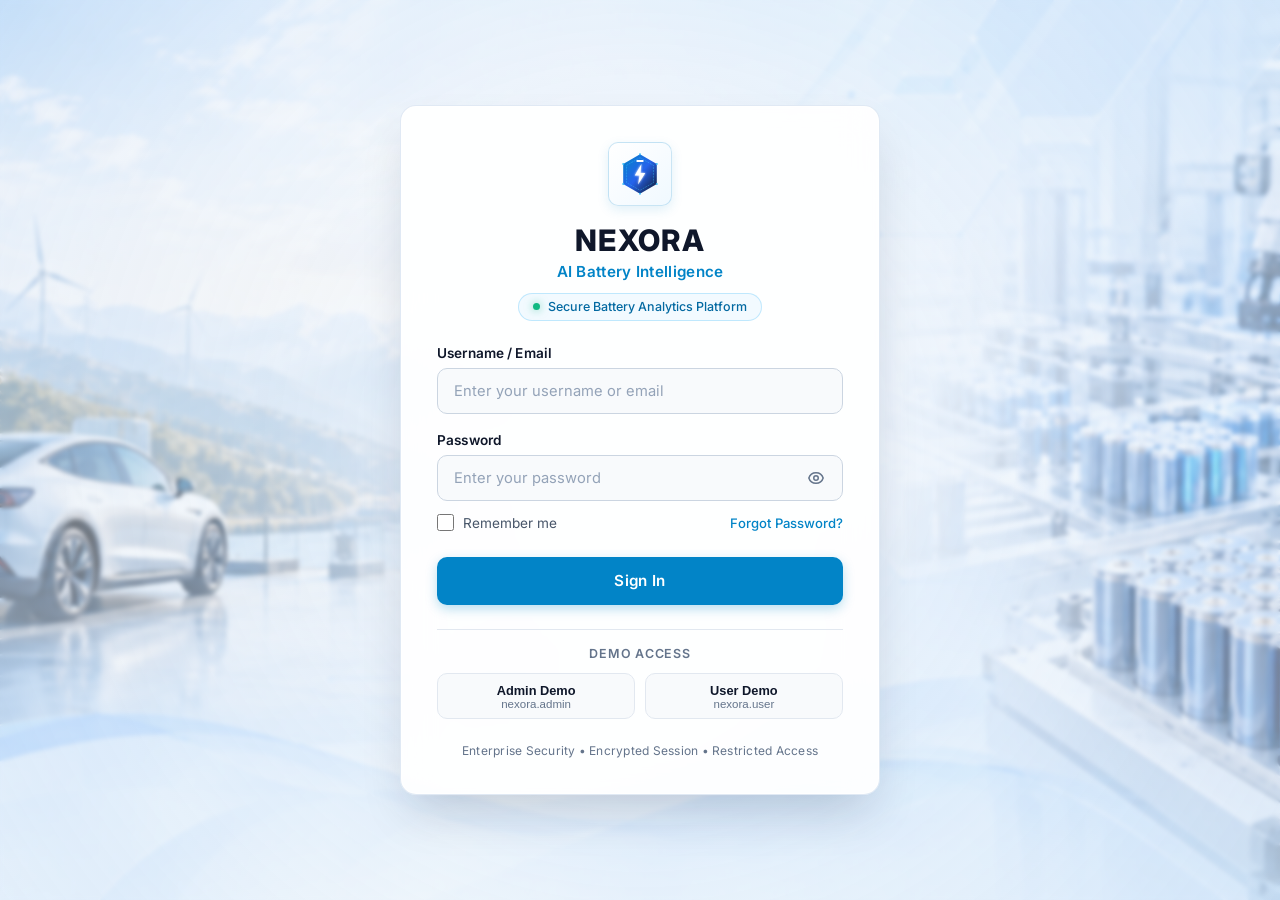
<file: index.html>
<!DOCTYPE html>
<html lang="en">
<head>
  <meta charset="UTF-8" />
  <meta name="viewport" content="width=device-width, initial-scale=1.0"/>
  <title>NEXORA - Secure Battery Analytics Platform</title>
  
  <!-- Fonts -->
  <link rel="preconnect" href="https://fonts.googleapis.com">
  <link rel="preconnect" href="https://fonts.gstatic.com" crossorigin>
  <link href="https://fonts.googleapis.com/css2?family=Inter:wght@400;500;600;700;800&display=swap" rel="stylesheet">
  
  <!-- Styles -->
  <link rel="stylesheet" href="css/styles.css" />
</head>
<body>

  <div class="login-page-wrapper">
    <!-- Main Login Card -->
    <div class="login-card">
      
      <!-- Brand Header -->
      <div class="brand-header">
        <div class="brand-logo-wrapper">
          <img src="assets/logo.svg" alt="NEXORA Logo" class="brand-logo-img" />
        </div>
        <h1 class="brand-title">NEXORA</h1>
        <h2 class="brand-subtitle">AI Battery Intelligence</h2>
        
        <div class="system-status-badge">
          <div class="status-dot"></div>
          Secure Battery Analytics Platform
        </div>
      </div>

      <!-- Login Form -->
      <form id="loginForm" class="login-form">
        
        <!-- Error Banner -->
        <div id="errorBanner" class="error-banner">
          <svg xmlns="http://www.w3.org/2000/svg" width="16" height="16" viewBox="0 0 24 24" fill="none" stroke="currentColor" stroke-width="2" stroke-linecap="round" stroke-linejoin="round">
            <circle cx="12" cy="12" r="10"></circle>
            <line x1="12" y1="8" x2="12" y2="12"></line>
            <line x1="12" y1="16" x2="12.01" y2="16"></line>
          </svg>
          <span id="errorMessage">Invalid username or password.</span>
        </div>

        <div class="form-group">
          <label for="usernameInput" class="form-label">Username / Email</label>
          <div class="input-container">
            <input type="text" id="usernameInput" class="form-input" placeholder="Enter your username or email" autocomplete="username" required />
          </div>
        </div>

        <div class="form-group">
          <label for="passwordInput" class="form-label">Password</label>
          <div class="input-container">
            <input type="password" id="passwordInput" class="form-input" placeholder="Enter your password" autocomplete="current-password" required />
            <button type="button" id="passwordToggleBtn" class="password-toggle-btn" aria-label="Show password">
              <svg id="passwordIcon" xmlns="http://www.w3.org/2000/svg" width="18" height="18" viewBox="0 0 24 24" fill="none" stroke="currentColor" stroke-width="2" stroke-linecap="round" stroke-linejoin="round">
                <path d="M15 12a3 3 0 11-6 0 3 3 0 016 0z" />
                <path d="M2.458 12C3.732 7.943 7.523 5 12 5c4.478 0 8.268 2.943 9.542 7-1.274 4.057-5.064 7-9.542 7-4.477 0-8.268-2.943-9.542-7z" />
              </svg>
            </button>
          </div>
        </div>

        <div class="form-utility-row">
          <label class="checkbox-label" for="rememberCheckbox">
            <input type="checkbox" id="rememberCheckbox" class="checkbox-input" />
            Remember me
          </label>
          <a href="#" class="forgot-password-link" tabindex="-1">Forgot Password?</a>
        </div>

        <button type="submit" id="submitBtn" class="btn-submit">
          <span id="btnText">Sign In</span>
          <div id="btnSpinner" class="spinner" style="display: none;"></div>
        </button>

      </form>

      <!-- Demo Accounts -->
      <div class="demo-accounts-wrapper">
        <div class="demo-title">Demo Access</div>
        <div class="demo-pills">
          <button type="button" id="demoAdminBtn" class="demo-pill-btn">
            <span class="demo-pill-role">Admin Demo</span>
            <span class="demo-pill-user">nexora.admin</span>
          </button>
          <button type="button" id="demoUserBtn" class="demo-pill-btn">
            <span class="demo-pill-role">User Demo</span>
            <span class="demo-pill-user">nexora.user</span>
          </button>
        </div>
      </div>
      
      <div class="card-footer-tag">
        Enterprise Security • Encrypted Session • Restricted Access
      </div>

    </div>
  </div>

  <!-- Scripts -->
  <script type="module" src="js/login.js"></script>

</body>
</html>
</file>
<file: css/styles.css>
/* ==========================================================================
   NEXORA AI Battery Intelligence Platform
   Core Enterprise Stylesheet - Page 1 Login & App Architecture
   ========================================================================== */

:root {
  /* Color Palette - Enterprise Light Theme */
  --bg-overlay: rgba(238, 244, 250, 0.42);
  --card-bg: rgba(255, 255, 255, 0.93);
  --card-border: rgba(219, 230, 242, 0.85);
  --card-shadow: 0 25px 50px -12px rgba(15, 23, 42, 0.18), 0 0 0 1px rgba(255, 255, 255, 0.8) inset;
  
  --text-main: #0f172a;       /* Deep Navy */
  --text-muted: #475569;      /* Slate Grey */
  --text-light: #64748b;      /* Light Slate */
  
  --primary-blue: #0284c7;    /* Primary Brand Blue */
  --primary-hover: #0369a1;   /* Hover State */
  --primary-active: #075985;  /* Pressed State */
  --primary-glow: rgba(2, 132, 199, 0.22);

  --accent-cyan: #06b6d4;
  --accent-emerald: #10b981;  /* System Online Indicator */
  --accent-danger: #ef4444;

  --input-bg: #f8fafc;
  --input-border: #cbd5e1;
  --input-focus-border: #0284c7;

  --font-family: 'Inter', system-ui, -apple-system, BlinkMacSystemFont, "Segoe UI", Roboto, sans-serif;
  --radius-sm: 6px;
  --radius-md: 10px;
  --radius-lg: 16px;
  --radius-full: 9999px;

  --transition-fast: 0.15s ease;
  --transition-normal: 0.25s ease;
}

/* Global Reset & Base */
*, *::before, *::after {
  box-sizing: border-box;
  margin: 0;
  padding: 0;
}

html, body {
  width: 100%;
  height: 100%;
  font-family: var(--font-family);
  color: var(--text-main);
  background-color: #0f172a;
  -webkit-font-smoothing: antialiased;
  overflow-x: hidden;
}

/* Page Background Container */
.login-page-wrapper {
  position: relative;
  width: 100vw;
  min-height: 100vh;
  display: flex;
  align-items: center;
  justify-content: center;
  padding: 2rem 1rem;
  
  /* Background Image (Supplied NEXORA background) */
  background-image: url('../assets/nexora-background.png');
  background-size: cover;
  background-position: center center;
  background-repeat: no-repeat;
}

/* Light Overlay to keep background subtle & login form readable */
.login-page-wrapper::before {
  content: '';
  position: absolute;
  inset: 0;
  background: radial-gradient(circle at 50% 50%, rgba(240, 246, 252, 0.35) 0%, rgba(226, 237, 248, 0.55) 100%);
  backdrop-filter: blur(2px);
  z-index: 1;
}

/* Main Login Card */
.login-card {
  position: relative;
  z-index: 10;
  width: 100%;
  max-width: 480px;
  background: var(--card-bg);
  backdrop-filter: blur(16px);
  border: 1px solid var(--card-border);
  border-radius: var(--radius-lg);
  box-shadow: var(--card-shadow);
  padding: 2.25rem;
  animation: cardFadeIn 0.6s cubic-bezier(0.16, 1, 0.3, 1) forwards;
}

@keyframes cardFadeIn {
  from {
    opacity: 0;
    transform: translateY(18px) scale(0.98);
  }
  to {
    opacity: 1;
    transform: translateY(0) scale(1);
  }
}

/* Brand Header Block */
.brand-header {
  text-align: center;
  margin-bottom: 1.5rem;
}

.brand-logo-wrapper {
  display: inline-flex;
  align-items: center;
  justify-content: center;
  width: 64px;
  height: 64px;
  margin-bottom: 1rem;
  border-radius: var(--radius-md);
  background: linear-gradient(135deg, #ffffff 0%, #f0f9ff 100%);
  border: 1px solid rgba(2, 132, 199, 0.2);
  box-shadow: 0 4px 12px rgba(2, 132, 199, 0.12);
}

.brand-logo-img {
  width: 48px;
  height: 48px;
}

.brand-title {
  font-size: 1.85rem;
  font-weight: 800;
  letter-spacing: 0.05em;
  color: #0f172a;
  text-transform: uppercase;
  margin-bottom: 0.25rem;
}

.brand-subtitle {
  font-size: 0.95rem;
  font-weight: 600;
  color: var(--primary-blue);
  letter-spacing: 0.02em;
  margin-bottom: 0.75rem;
}

/* System Status Pill */
.system-status-badge {
  display: inline-flex;
  align-items: center;
  gap: 0.5rem;
  padding: 0.35rem 0.85rem;
  background: rgba(240, 249, 255, 0.85);
  border: 1px solid rgba(186, 230, 253, 0.9);
  border-radius: var(--radius-full);
  font-size: 0.78rem;
  font-weight: 500;
  color: #0369a1;
}

.status-dot {
  width: 7px;
  height: 7px;
  border-radius: 50%;
  background-color: var(--accent-emerald);
  box-shadow: 0 0 8px rgba(16, 185, 129, 0.6);
  animation: pulseDot 2s infinite ease-in-out;
}

@keyframes pulseDot {
  0%, 100% { opacity: 1; transform: scale(1); }
  50% { opacity: 0.5; transform: scale(0.85); }
}

/* Form Controls */
.login-form {
  display: flex;
  flex-direction: column;
  gap: 1.1rem;
}

.form-group {
  display: flex;
  flex-direction: column;
  gap: 0.45rem;
}

.form-label {
  font-size: 0.85rem;
  font-weight: 600;
  color: var(--text-main);
  letter-spacing: 0.01em;
}

.input-container {
  position: relative;
  display: flex;
  align-items: center;
}

.form-input {
  width: 100%;
  height: 46px;
  padding: 0 1rem;
  font-family: inherit;
  font-size: 0.92rem;
  color: var(--text-main);
  background-color: var(--input-bg);
  border: 1px solid var(--input-border);
  border-radius: var(--radius-md);
  outline: none;
  transition: border-color var(--transition-fast), box-shadow var(--transition-fast), background-color var(--transition-fast);
}

.form-input::placeholder {
  color: #94a3b8;
}

.form-input:hover {
  border-color: #94a3b8;
  background-color: #ffffff;
}

.form-input:focus {
  border-color: var(--input-focus-border);
  background-color: #ffffff;
  box-shadow: 0 0 0 3px var(--primary-glow);
}

/* Password Toggle Icon Button */
.password-toggle-btn {
  position: absolute;
  right: 0.75rem;
  background: none;
  border: none;
  color: var(--text-light);
  cursor: pointer;
  padding: 0.35rem;
  display: flex;
  align-items: center;
  justify-content: center;
  border-radius: var(--radius-sm);
  transition: color var(--transition-fast), background-color var(--transition-fast);
}

.password-toggle-btn:hover {
  color: var(--text-main);
  background-color: rgba(226, 232, 240, 0.6);
}

/* Form Utility Row (Remember Me) */
.form-utility-row {
  display: flex;
  align-items: center;
  justify-content: space-between;
  margin-top: -0.25rem;
}

.checkbox-label {
  display: inline-flex;
  align-items: center;
  gap: 0.55rem;
  font-size: 0.85rem;
  color: var(--text-muted);
  cursor: pointer;
  user-select: none;
}

.checkbox-input {
  width: 17px;
  height: 17px;
  accent-color: var(--primary-blue);
  cursor: pointer;
  border-radius: 4px;
}

.forgot-password-link {
  font-size: 0.82rem;
  color: var(--primary-blue);
  text-decoration: none;
  font-weight: 500;
  transition: color var(--transition-fast);
}

.forgot-password-link:hover {
  color: var(--primary-hover);
  text-decoration: underline;
}

/* Submit Button */
.btn-submit {
  width: 100%;
  height: 48px;
  margin-top: 0.5rem;
  background-color: var(--primary-blue);
  color: #ffffff;
  font-family: inherit;
  font-size: 0.95rem;
  font-weight: 600;
  letter-spacing: 0.02em;
  border: none;
  border-radius: var(--radius-md);
  cursor: pointer;
  display: flex;
  align-items: center;
  justify-content: center;
  gap: 0.6rem;
  box-shadow: 0 4px 12px rgba(2, 132, 199, 0.28);
  transition: background-color var(--transition-fast), transform var(--transition-fast), box-shadow var(--transition-fast);
}

.btn-submit:hover {
  background-color: var(--primary-hover);
  box-shadow: 0 6px 16px rgba(2, 132, 199, 0.38);
  transform: translateY(-1px);
}

.btn-submit:active {
  background-color: var(--primary-active);
  transform: translateY(0);
  box-shadow: 0 2px 8px rgba(2, 132, 199, 0.25);
}

.btn-submit:disabled {
  background-color: #94a3b8;
  cursor: not-allowed;
  box-shadow: none;
  transform: none;
}

/* Spinner */
.spinner {
  width: 18px;
  height: 18px;
  border: 2px solid rgba(255, 255, 255, 0.3);
  border-top-color: #ffffff;
  border-radius: 50%;
  animation: spin 0.75s linear infinite;
}

@keyframes spin {
  to { transform: rotate(360deg); }
}

/* Error Alert Banner */
.error-banner {
  display: none;
  align-items: center;
  gap: 0.6rem;
  padding: 0.75rem 1rem;
  background-color: #fef2f2;
  border: 1px solid #fecaca;
  border-radius: var(--radius-md);
  color: #991b1b;
  font-size: 0.85rem;
  font-weight: 500;
  margin-bottom: 1rem;
  animation: shakeAlert 0.4s ease;
}

@keyframes shakeAlert {
  0%, 100% { transform: translateX(0); }
  20%, 60% { transform: translateX(-4px); }
  40%, 80% { transform: translateX(4px); }
}

/* Demo Accounts Section */
.demo-accounts-wrapper {
  margin-top: 1.5rem;
  padding-top: 1rem;
  border-top: 1px solid #e2e8f0;
}

.demo-title {
  font-size: 0.78rem;
  font-weight: 600;
  text-transform: uppercase;
  letter-spacing: 0.06em;
  color: var(--text-light);
  text-align: center;
  margin-bottom: 0.75rem;
}

.demo-pills {
  display: flex;
  gap: 0.6rem;
}

.demo-pill-btn {
  flex: 1;
  display: flex;
  flex-direction: column;
  align-items: center;
  justify-content: center;
  padding: 0.55rem 0.5rem;
  background-color: #f8fafc;
  border: 1px solid #e2e8f0;
  border-radius: var(--radius-md);
  cursor: pointer;
  transition: all var(--transition-fast);
}

.demo-pill-btn:hover {
  background-color: #f0f9ff;
  border-color: var(--primary-blue);
  box-shadow: 0 2px 8px rgba(2, 132, 199, 0.1);
}

.demo-pill-role {
  font-size: 0.8rem;
  font-weight: 700;
  color: var(--text-main);
}

.demo-pill-user {
  font-size: 0.72rem;
  color: var(--text-light);
}

/* Footer Tag */
.card-footer-tag {
  margin-top: 1.5rem;
  text-align: center;
  font-size: 0.75rem;
  color: #64748b;
  letter-spacing: 0.02em;
}

/* Responsiveness */
@media (max-width: 480px) {
  .login-card {
    padding: 1.75rem 1.25rem 1.5rem 1.25rem;
  }
  .brand-title {
    font-size: 1.5rem;
  }
  .demo-pills {
    flex-direction: column;
  }
}
</file>
